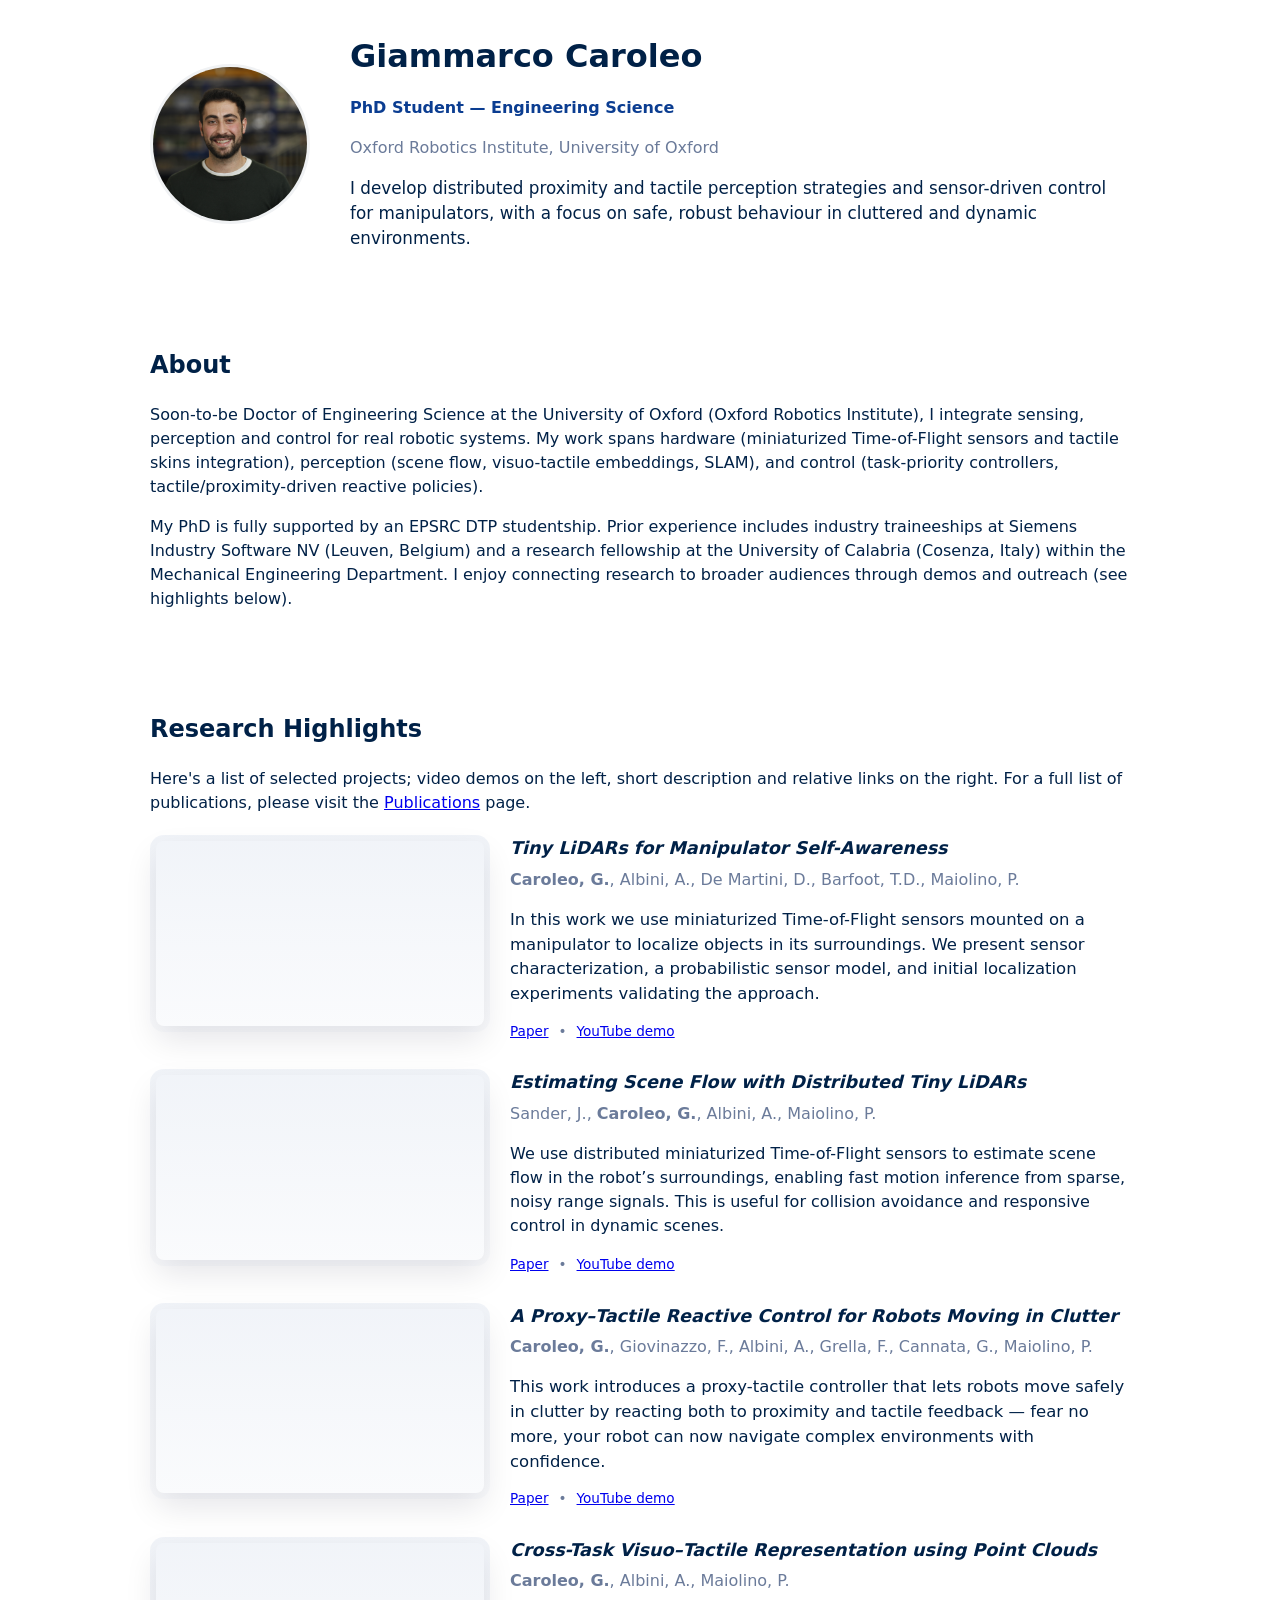
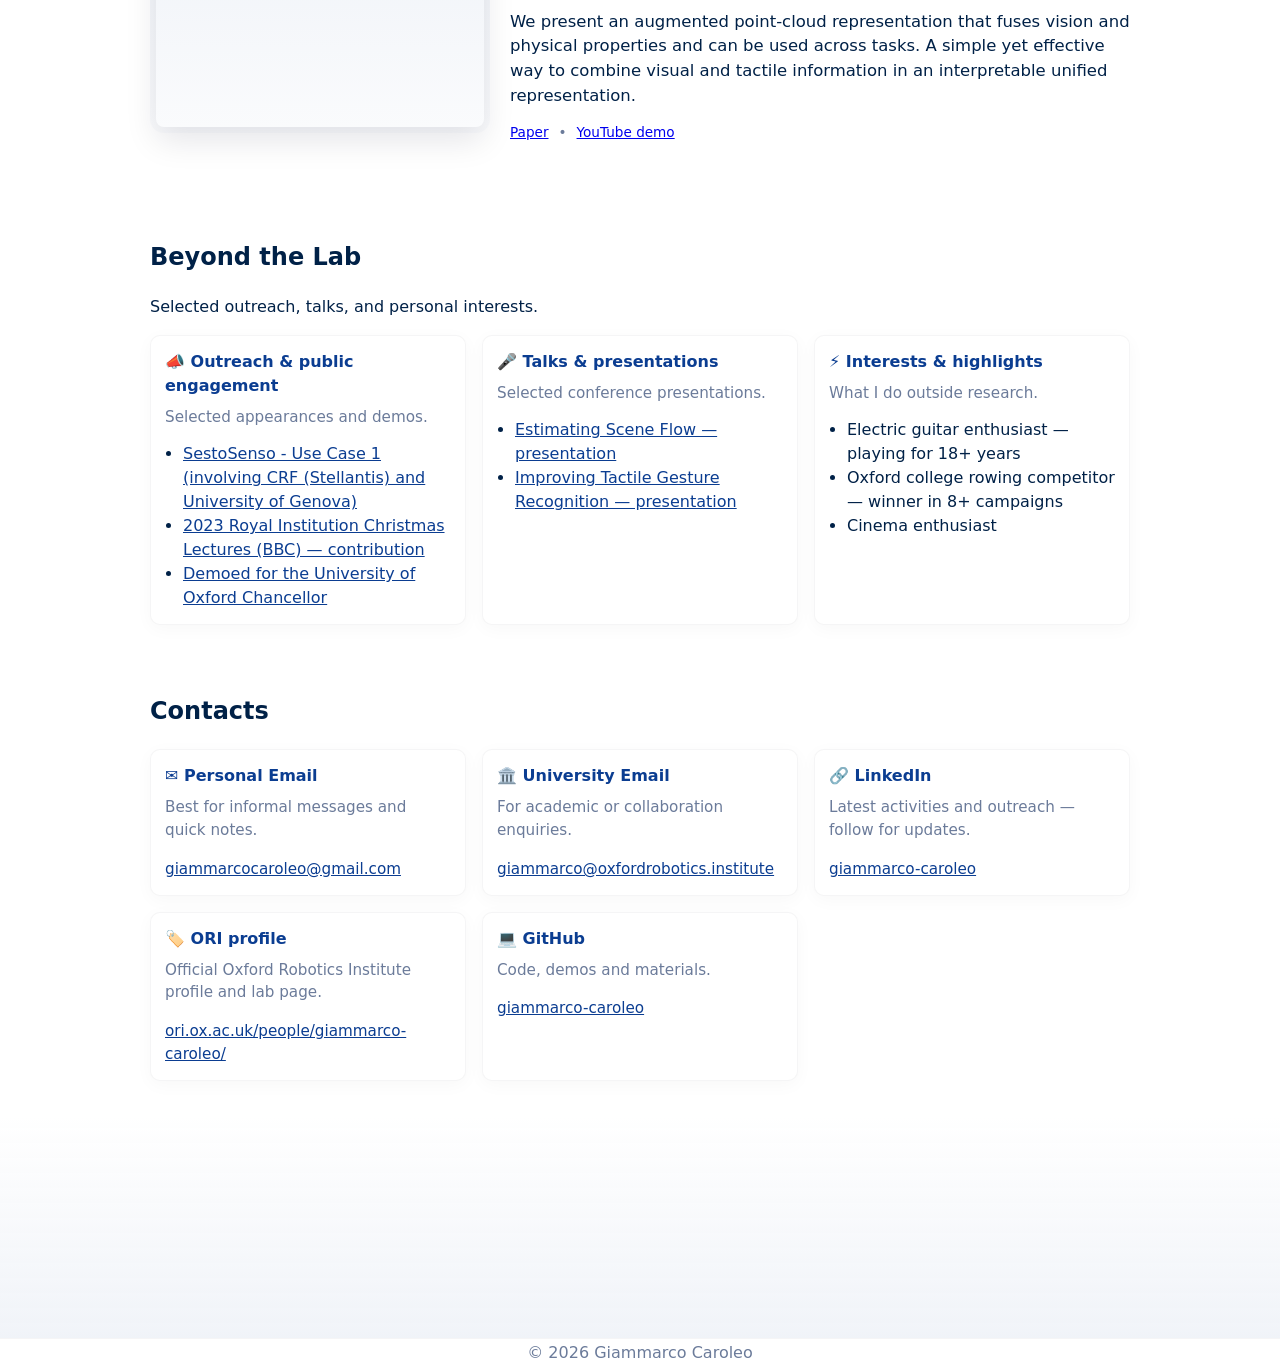
<file: index.html>
<!doctype html>
<html lang="en">
<head>
  <meta name="google-site-verification" content="nrPx5dEHKB2samp8mzR_zHHEN_LmnEPIbsZei3MOo00" />
 <meta name="description" content="Giammarco Caroleo — DPhil student at Oxford Robotics Institute. Research: distributed Time-of-Flight sensors, tactile skins, visuo-tactile perception.">
  <!-- Open Graph (nice for social previews) -->
  <meta property="og:title" content="Giammarco Caroleo — Robotics, tactile & proximity sensing">
  <meta property="og:description" content="DPhil student at Oxford Robotics Institute. Research: distributed ToF sensors, tactile skins, visuo-tactile perception.">
  <meta property="og:type" content="website">
  <meta property="og:url" content="https://giammarco-caroleo.github.io/">
  <meta property="og:image" content="https://giammarco-caroleo.github.io/assets/profile.jpg">

  <!-- JSON-LD (structured data for person) -->
  <script type="application/ld+json">
  {
    "@context": "https://schema.org",
    "@type": "Person",
    "name": "Giammarco Caroleo",
    "url": "https://giammarco-caroleo.github.io/",
    "sameAs": [
      "https://www.linkedin.com/in/giammarco-caroleo-a4304818b/",
      "https://github.com/giammarco-caroleo",
      "https://ori.ox.ac.uk/people/giammarco-caroleo"
    ],
    "jobTitle": "DPhil Student — Engineering Science, University of Oxford",
    "worksFor": {
      "@type": "Organization",
      "name": "Oxford Robotics Institute",
      "url": "https://ori.ox.ac.uk"
    }
  }
  </script>
  <meta charset="utf-8" />
  <meta name="viewport" content="width=device-width,initial-scale=1" />
  <title>Giammarco Caroleo — portfolio</title>
  <link rel="stylesheet" href="styles.css" />
  <style>
    /* ===== spacing tweaks ===== */
    /* reduce global vertical whitespace a bit for better density */
    .panel { padding: 32px 1rem; }         /* was 48px -> now 32px */
    .panel.compact { padding: 16px 1rem; } /* compact cards and highlights */

    /* hero tweaks you've been using already */
    .hero-grid { grid-template-columns: 180px 1fr; }
    .profile-pic { width:160px; height:160px; }

    /* demo layout (keeps previous behaviour) */
    .demo { margin: 20px 0; display:grid; grid-template-columns: 340px 1fr; gap:20px; align-items:start; }
    .demo iframe { width:100%; aspect-ratio:16/9; border-radius:8px; display:block; }

    /* ===== Beyond the Lab: card grid ===== */
    .cards { display:grid; grid-template-columns: repeat(auto-fit,minmax(240px,1fr)); gap:16px; margin-top:12px; }
    .card {
      background: #fff;
      border: 1px solid rgba(3,19,43,0.04);
      border-radius: 10px;
      padding: 14px;
      box-shadow: 0 4px 18px rgba(2,12,40,0.03);
      min-height: 120px;
      display:flex;
      flex-direction:column;
      gap:8px;
    }
    .card h4 { margin:0; font-size:1rem; color:var(--blue-1); display:flex; align-items:center; gap:8px; }
    .card p { margin:0; color:var(--muted); font-size:0.95rem; }
    .card ul { margin:6px 0 0 18px; padding:0; color:var(--oxford); }
    .card a { color:var(--blue-1); text-decoration:underline; }
    .small-meta { font-size:0.85rem; color:var(--muted); }

    /* small responsive tweak */
    @media (max-width:900px){ .demo{grid-template-columns:1fr; } .hero-grid{grid-template-columns: 1fr;} .profile-pic{width:140px;height:140px} .cards{grid-template-columns:1fr} }
  </style>
</head>
<body>
  <main>

    <!-- HERO -->
    <section id="hero" class="panel hero">
      <div class="container hero-grid">
        <div class="hero-left">
          <img src="assets/profile.jpg" alt="Giammarco Caroleo" class="profile-pic" />
        </div>

        <div class="hero-right">
          <h1 class="hero-name">Giammarco Caroleo</h1>
          <p class="hero-title">PhD Student — Engineering Science</p>
          <p class="hero-group">Oxford Robotics Institute, University of Oxford</p>

          <p class="lead">
            I develop distributed proximity and tactile perception strategies and sensor-driven control for manipulators, with a focus on safe, robust behaviour in cluttered and dynamic environments.
          </p>

          <!-- optional buttons removed for compactness -->
        </div>
      </div>
    </section>

    <!-- ABOUT (expanded and paraphrased from your cover letter & CV) -->
    <section id="about" class="panel reveal">
      <div class="container">
        <h2>About</h2>

        <p>
          Soon-to-be Doctor of Engineering Science at the University of Oxford (Oxford Robotics Institute), I integrate sensing, perception and control for real robotic systems. My work spans hardware (miniaturized Time-of-Flight sensors and tactile skins integration), perception (scene flow, visuo-tactile embeddings, SLAM), and control (task-priority controllers, tactile/proximity-driven reactive policies).
        </p>

        <p style="margin-top:10px;">
          My PhD is fully supported by an EPSRC DTP studentship. Prior experience includes industry traineeships at Siemens Industry Software NV (Leuven, Belgium) and a research fellowship at the University of Calabria (Cosenza, Italy) within the Mechanical Engineering Department. I enjoy connecting research to broader audiences through demos and outreach (see highlights below).
        </p>
      </div>
    </section>

    <!-- RESEARCH HIGHLIGHTS (your four demos already present) -->
    <section id="research" class="panel reveal">
      <div class="container">
        <h2>Research Highlights</h2>
        <p>Here's a list of selected projects; video demos on the left, short description and relative links on the right. For a full list of publications, please visit the <a href="publications.html">Publications</a> page.</p>

        <!-- Tiny LiDARs -->
        <div class="demo" id="tiny-lidars">
          <div class="feature-video">
            <iframe src="https://www.youtube-nocookie.com/embed/9Dkpwom_K7k?start=129&autoplay=1&mute=1&loop=1&playlist=9Dkpwom_K7k&playsinline=1"
                    title="Tiny LiDARs demo" frameborder="0"
                    allow="accelerometer; autoplay; clipboard-write; encrypted-media; gyroscope; picture-in-picture; web-share" allowfullscreen></iframe>
          </div>
          <div class="feature-info">
            <h3 class="paper-title"><em>Tiny LiDARs for Manipulator Self-Awareness</em></h3>
            <p class="paper-authors"><strong>Caroleo, G.</strong>, Albini, A., De Martini, D., Barfoot, T.D., Maiolino, P.</p>
            <p class="paper-abstract">In this work we use miniaturized Time-of-Flight sensors mounted on a manipulator to localize objects in its surroundings. We present sensor characterization, a probabilistic sensor model, and initial localization experiments validating the approach.</p>
            <p class="paper-links small-meta">
              <a href="https://arxiv.org/abs/2503.03449" target="_blank" rel="noopener">Paper</a> •
              <a href="https://www.youtube.com/watch?v=9Dkpwom_K7k" target="_blank" rel="noopener">YouTube demo</a>
            </p>
          </div>
        </div>

        <!-- Scene Flow -->
        <div class="demo" id="scene-flow">
          <div class="feature-video">
            <iframe src="https://www.youtube-nocookie.com/embed/gdum9Ku_0Kc?start=34&autoplay=1&mute=1&loop=1&playlist=gdum9Ku_0Kc&playsinline=1"
                    title="Scene flow demo" frameborder="0"
                    allow="accelerometer; autoplay; clipboard-write; encrypted-media; gyroscope; picture-in-picture; web-share" allowfullscreen></iframe>
          </div>
          <div class="feature-info">
            <h3 class="paper-title"><em>Estimating Scene Flow with Distributed Tiny LiDARs</em></h3>
            <p class="paper-authors">Sander, J., <strong>Caroleo, G.</strong>, Albini, A., Maiolino, P.</p>
            <p class="paper-abstract"></p>We use distributed miniaturized Time-of-Flight sensors to estimate scene flow in the robot’s surroundings, enabling fast motion inference from sparse, noisy range signals. This is useful for collision avoidance and responsive control in dynamic scenes.</p>
            <p class="paper-links small-meta">
              <a href="https://arxiv.org/abs/2504.02439" target="_blank" rel="noopener">Paper</a> •
              <a href="https://www.youtube.com/watch?v=gdum9Ku_0Kc" target="_blank" rel="noopener">YouTube demo</a>
            </p>
          </div>
        </div>

        <!-- Proxy-Tactile -->
        <div class="demo" id="proxy-tactile">
          <div class="feature-video">
            <iframe src="https://www.youtube-nocookie.com/embed/tDSgtnjQeWE?start=15&autoplay=1&mute=1&loop=1&playlist=tDSgtnjQeWE&playsinline=1"
                    title="Proxy-tactile demo" frameborder="0"
                    allow="accelerometer; autoplay; clipboard-write; encrypted-media; gyroscope; picture-in-picture; web-share" allowfullscreen></iframe>
          </div>
          <div class="feature-info">
            <h3 class="paper-title"><em>A Proxy–Tactile Reactive Control for Robots Moving in Clutter</em></h3>
            <p class="paper-authors"><strong>Caroleo, G.</strong>, Giovinazzo, F., Albini, A., Grella, F., Cannata, G., Maiolino, P.</p>
            <p class="paper-abstract"> This work introduces a proxy-tactile controller that lets robots move safely in clutter by reacting both to proximity and tactile feedback — fear no more, your robot can now navigate complex environments with confidence.</p>
            <p class="paper-links small-meta">
              <a href="https://ieeexplore.ieee.org/iel8/10801246/10801290/10802341.pdf" target="_blank" rel="noopener">Paper</a> •
              <a href="https://www.youtube.com/watch?v=tDSgtnjQeWE" target="_blank" rel="noopener">YouTube demo</a>
            </p>
          </div>
        </div>

        <!-- Cross-Task Visuo-Tactile -->
        <div class="demo" id="cross-task">
          <div class="feature-video">
            <iframe src="https://www.youtube-nocookie.com/embed/x4upy0vsRCY?start=130&autoplay=1&mute=1&loop=1&playlist=x4upy0vsRCY&playsinline=1"
                    title="Cross-task visuo-tactile demo" frameborder="0"
                    allow="accelerometer; autoplay; clipboard-write; encrypted-media; gyroscope; picture-in-picture; web-share" allowfullscreen></iframe>
          </div>
          <div class="feature-info">
            <h3 class="paper-title"><em>Cross-Task Visuo–Tactile Representation using Point Clouds</em></h3>
            <p class="paper-authors"><strong>Caroleo, G.</strong>, Albini, A., Maiolino, P.</p>
            <p class="paper-abstract">We present an augmented point-cloud representation that fuses vision and physical properties and can be used across tasks. A simple yet effective way to combine visual and tactile information in an interpretable unified representation.</p>
            <p class="paper-links small-meta">
              <a href="https://link.springer.com/article/10.1007/s11370-025-00628-8" target="_blank" rel="noopener">Paper</a> •
              <a href="https://www.youtube.com/watch?v=x4upy0vsRCY" target="_blank" rel="noopener">YouTube demo</a>
            </p>
          </div>
        </div>

      </div>
    </section>

    <!-- BEYOND THE LAB (compact card grid to reduce white space and add personality) -->
    <section id="beyond" class="panel compact reveal">
      <div class="container">
        <h2>Beyond the Lab</h2>
        <p>Selected outreach, talks, and personal interests.</p>

        <div class="cards">

          <!-- Outreach / Public engagement -->
          <div class="card">
            <h4>📣 Outreach & public engagement</h4>
            <p class="small-meta">Selected appearances and demos.</p>
            <ul>
              <li><a href="https://www.youtube.com/watch?v=6pW0bNc8LHM&t=5s" target="_blank" rel="noopener">SestoSenso - Use Case 1 (involving CRF (Stellantis) and University of Genova)</a></li>
              <li><a href="https://www.youtube.com/watch?v=B3IeRplsYXw&t=3084s" target="_blank" rel="noopener">2023 Royal Institution Christmas Lectures (BBC) — contribution</a></li>
              <li><a href="https://eng.ox.ac.uk/news/oxford-s-chancellor-visits-oxford-robotics-institute-to-explore-cutting-edge-research" target="_blank" rel="noopener">Demoed for the University of Oxford Chancellor</a></li>
            </ul>
          </div>

          <!-- Talks / Presentations -->
          <div class="card">
            <h4>🎤 Talks & presentations</h4>
            <p class="small-meta">Selected conference presentations.</p>
            <ul>
              <li><a href="https://www.youtube.com/watch?v=1beHNYFuopU&t=2794s" target="_blank" rel="noopener">Estimating Scene Flow — presentation</a></li>
              <li><a href="https://www.youtube.com/watch?v=lPLfmFjgOro&t=1500s" target="_blank" rel="noopener">Improving Tactile Gesture Recognition — presentation</a></li>
            </ul>
          </div>

          <!-- Interests / Other highlights -->
          <div class="card">
            <h4>⚡ Interests & highlights</h4>
            <p class="small-meta">What I do outside research.</p>
            <ul>
              <li>Electric guitar enthusiast — playing for 18+ years</li>
              <li>Oxford college rowing competitor — winner in 8+ campaigns</li>
              <li>Cinema enthusiast</li>
            </ul>
          </div>

        </div>
      </div>
    </section>

    <!-- CONTACT (reshuffled into cards with short intros) -->
    <section id="contact" class="panel reveal">
      <div class="container">
        <h2>Contacts</h2>

        <div class="cards" style="margin-top:12px;">
          <div class="card">
            <h4>✉️ Personal Email</h4>
            <p class="small-meta">Best for informal messages and quick notes.</p>
            <p style="margin-top:8px"><a href="mailto:giammarcocaroleo@gmail.com">giammarcocaroleo@gmail.com</a></p>
          </div>

          <div class="card">
            <h4>🏛️ University Email</h4>
            <p class="small-meta">For academic or collaboration enquiries.</p>
            <p style="margin-top:8px"><a href="mailto:giammarco@oxfordrobotics.institute">giammarco@oxfordrobotics.institute</a></p>
          </div>

          <div class="card">
            <h4>🔗 LinkedIn</h4>
            <p class="small-meta">Latest activities and outreach — follow for updates.</p>
            <p style="margin-top:8px"><a href="https://www.linkedin.com/in/giammarco-caroleo-a4304818b/?locale=en_US" target="_blank" rel="noopener">giammarco-caroleo</a></p>
          </div>

          <div class="card">
            <h4>🏷️ ORI profile</h4>
            <p class="small-meta">Official Oxford Robotics Institute profile and lab page.</p>
            <p style="margin-top:8px"><a href="https://ori.ox.ac.uk/people/giammarco-caroleo" target="_blank" rel="noopener">ori.ox.ac.uk/people/giammarco-caroleo/</a></p>
          </div>

          <div class="card">
            <h4>💻 GitHub</h4>
            <p class="small-meta">Code, demos and materials.</p>
            <p style="margin-top:8px"><a href="https://github.com/giammarco-caroleo" target="_blank" rel="noopener">giammarco-caroleo</a></p>
          </div>
        </div>
      </div>
    </section>

  </main>

  <section class="bottom-spacer"></section>

  <footer class="site-footer">
    <div class="container">© <span id="year"></span> Giammarco Caroleo</div>
  </footer>

  <script src="script.js"></script>
</body>
</html>
</file>
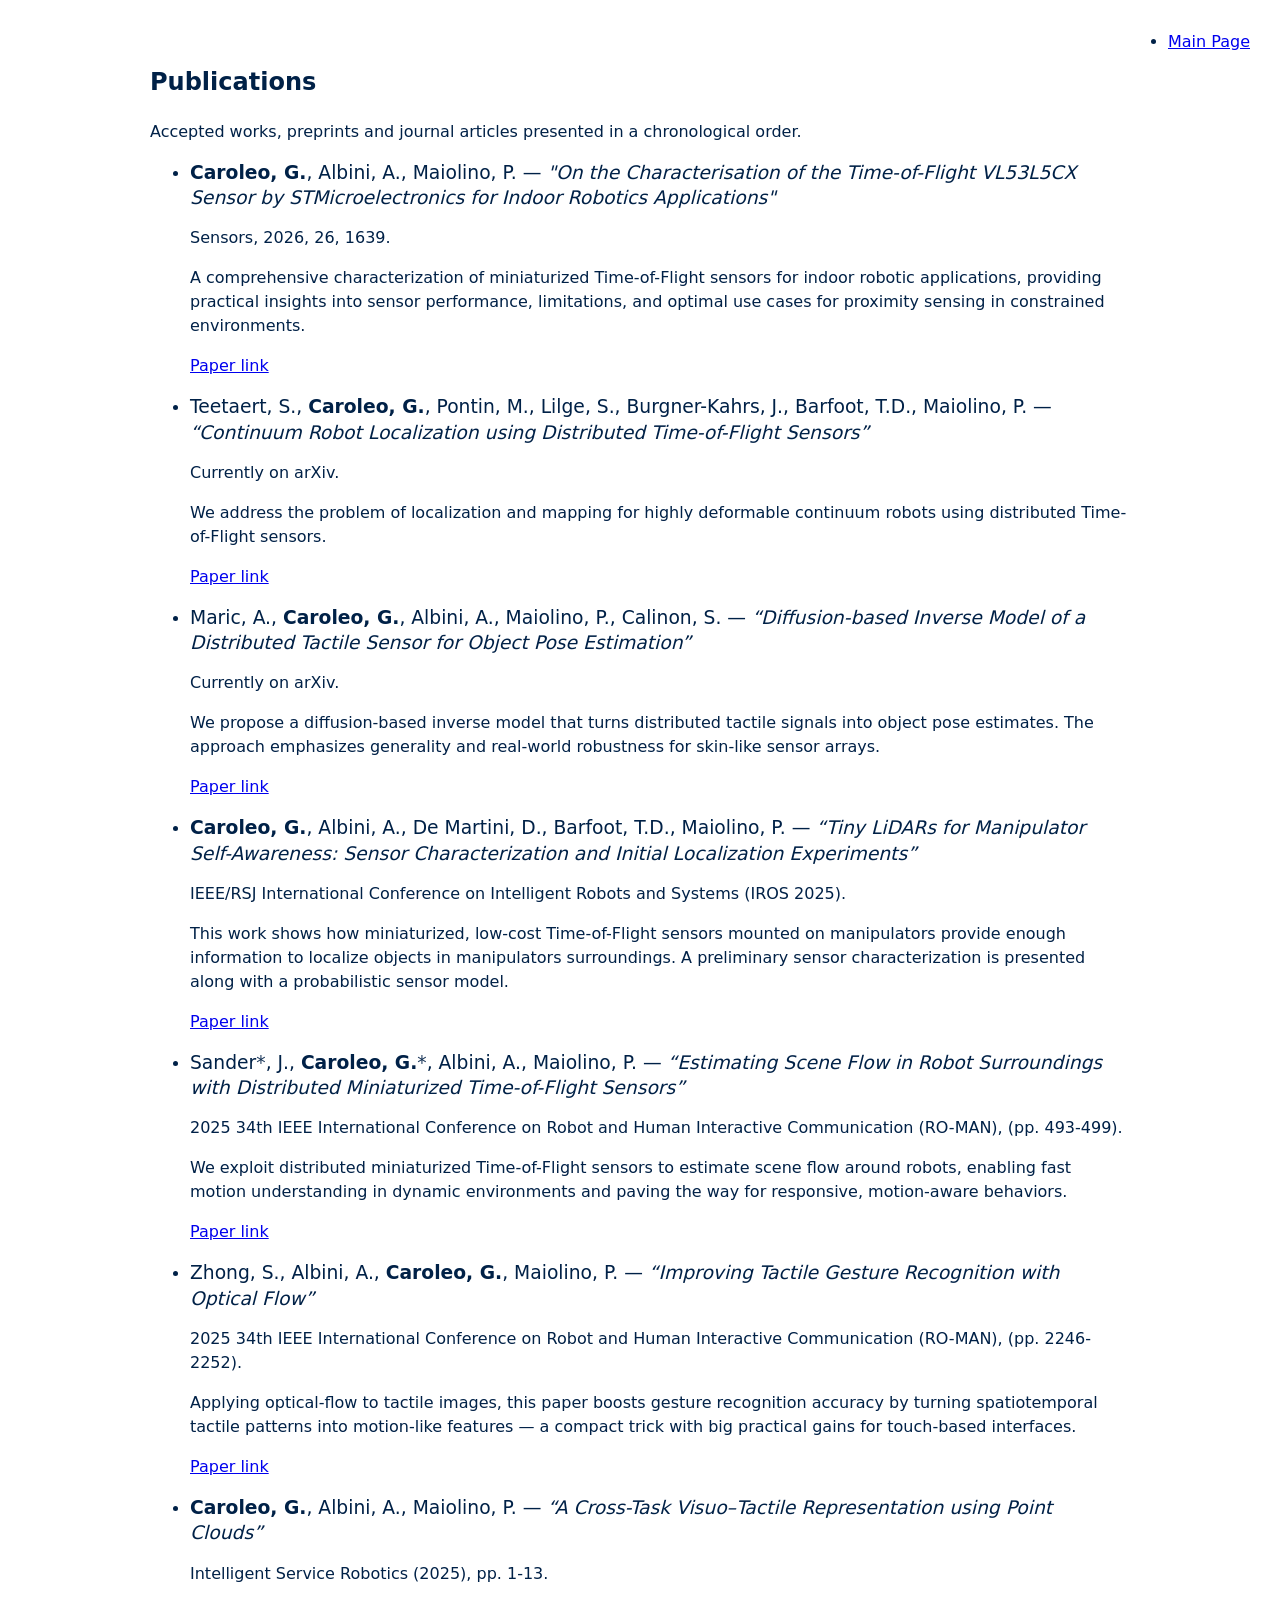
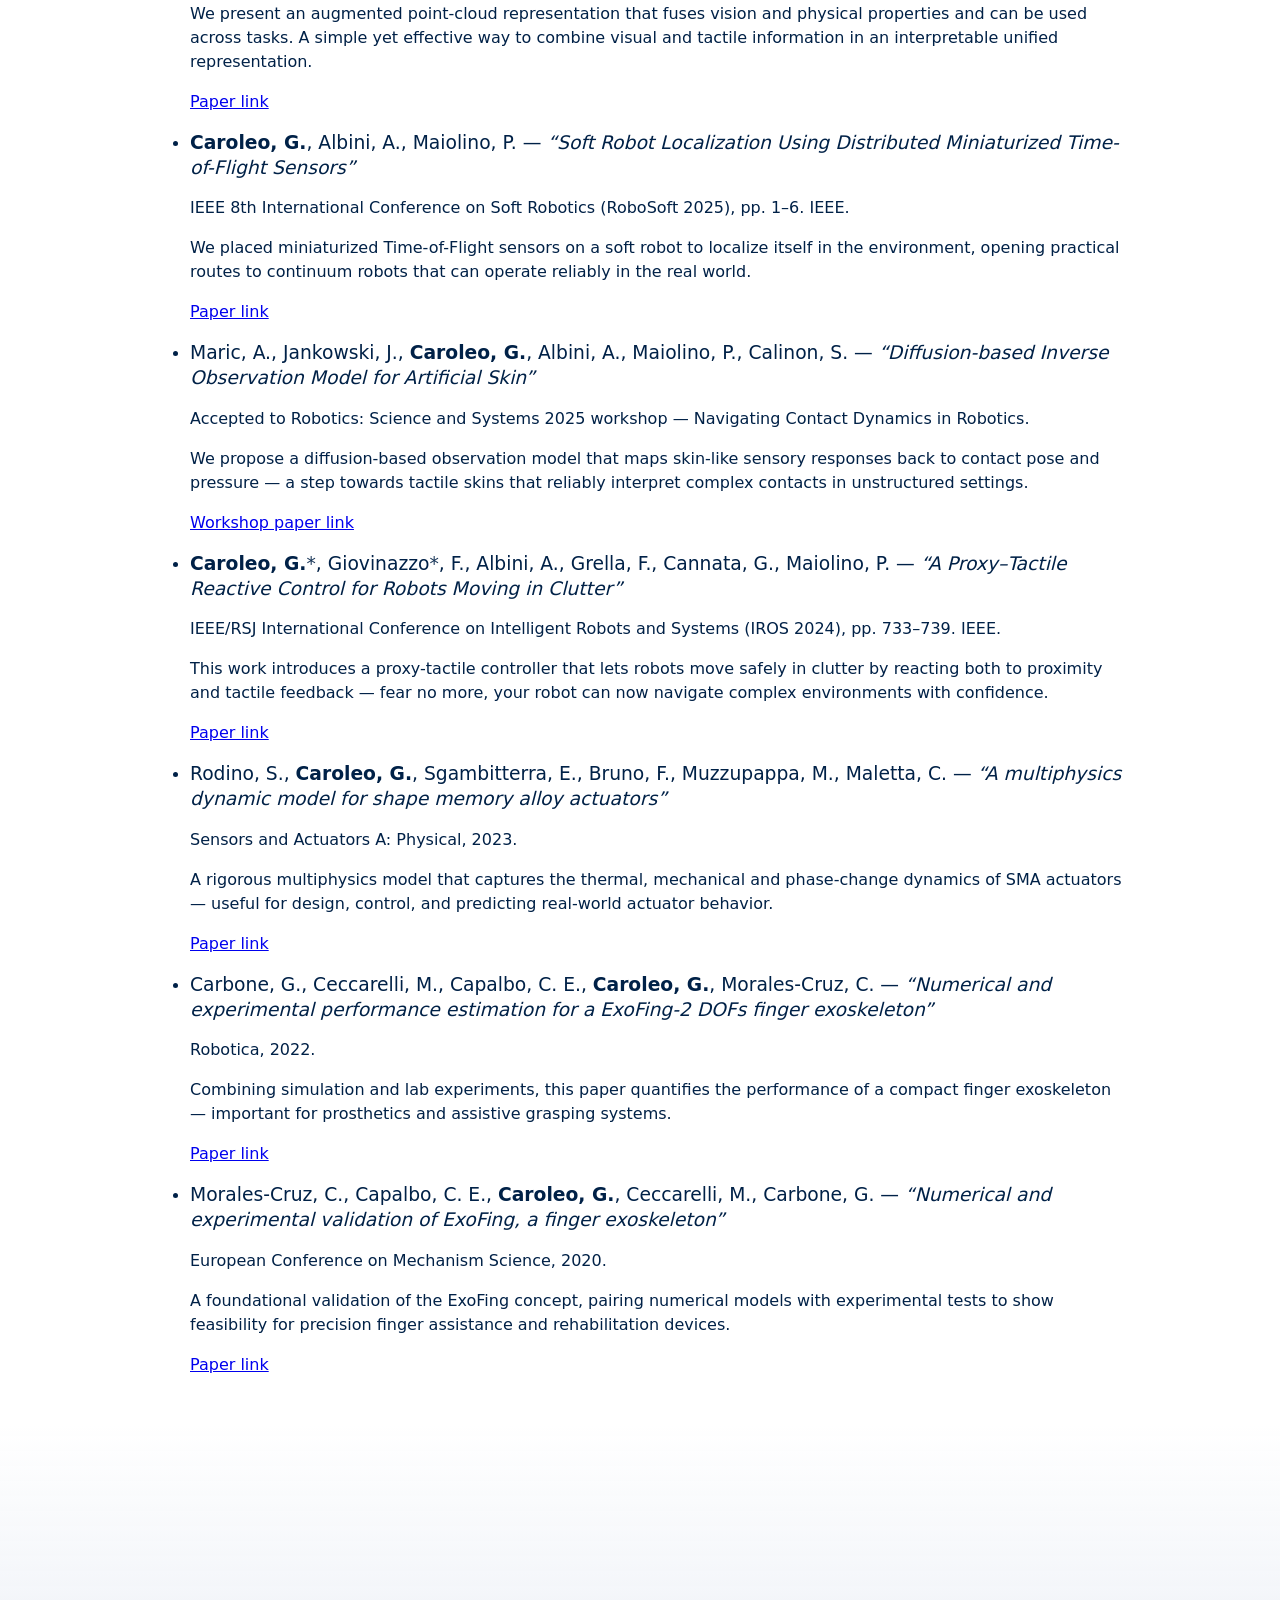
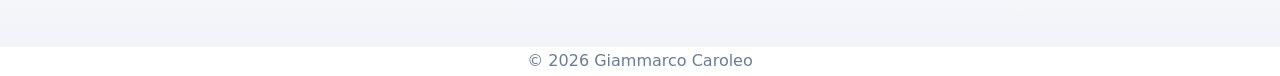
<file: publications.html>
<!doctype html>
<html lang="en">
<head>
  <meta charset="utf-8" />
  <meta name="viewport" content="width=device-width,initial-scale=1" />
  <title>Publications — Giammarco Caroleo</title>
  <link rel="stylesheet" href="styles.css" />
</head>
<body>
  <header class="site-header">
    <nav class="nav">
      <!-- <div class="brand">Giammarco Caroleo</div> -->
      <ul class="nav-links">
        <li style="position:fixed; top:30px; right:30px; z-index:1000;"><a href="index.html#title">Main Page</a></li>
        <!-- <li><a href="index.html#research">Research</a></li>
        <li><a href="projects.html">Projects</a></li>
        <li><a href="publications.html">Publications</a></li>
        <li><a href="index.html#contact">Contact</a></li> -->
      </ul>
    </nav>
  </header>

  <main>
    <section class="panel">
      <div class="container">
        <h2>Publications</h2>
        <p>Accepted works, preprints and journal articles presented in a chronological order.</p>

        <!-- bullet list -->
        <ul class="pub-list">
          <!-- 0: Sensor Characterization (Sensors 2026) -->
          <li class="pub card">
            <h3><strong>Caroleo, G.</strong>, Albini, A., Maiolino, P. — <em>"On the Characterisation of the Time-of-Flight VL53L5CX Sensor by STMicroelectronics for Indoor Robotics Applications"</em></h3>
            <p class="pub-meta">Sensors, 2026, 26, 1639.</p>

            <p class="pub-blurb">A comprehensive characterization of miniaturized Time-of-Flight sensors for indoor robotic applications, providing practical insights into sensor performance, limitations, and optimal use cases for proximity sensing in constrained environments.</p>
            <p><a href="https://doi.org/10.3390/s26051639" target="_blank" rel="noopener">Paper link</a></p>
          </li>
          
          <!-- 6: Teetaert et al. (under review) -->
          <li class="pub card">
            <h3>Teetaert, S., <strong>Caroleo, G.</strong>, Pontin, M., Lilge, S., Burgner-Kahrs, J., Barfoot, T.D., Maiolino, P. — <em>“Continuum Robot Localization using Distributed Time-of-Flight Sensors”</em></h3>
            <p class="pub-meta">Currently on arXiv.</p>

            <p class="pub-blurb">We address the problem of localization and mapping for highly deformable continuum robots using distributed Time-of-Flight sensors.</p>
            <p><a href="https://arxiv.org/abs/2602.07209" target="_blank" rel="noopener">Paper link</a></p>
          </li>

          <!-- 6: Maric et al. (under review) -->
          <li class="pub card">
            <h3>Maric, A., <strong>Caroleo, G.</strong>, Albini, A., Maiolino, P., Calinon, S. — <em>“Diffusion-based Inverse Model of a Distributed Tactile Sensor for Object Pose Estimation”</em></h3>
            <p class="pub-meta">Currently on arXiv.</p>

            <p class="pub-blurb">We propose a diffusion-based inverse model that turns distributed tactile signals into object pose estimates. The approach emphasizes generality and real-world robustness for skin-like sensor arrays.</p>
            <p><a href="https://arxiv.org/pdf/2601.13250" target="_blank" rel="noopener">Paper link</a></p>
          </li>

          <!-- 1: Tiny LiDARs (IROS 2025) -->
          <li class="pub card">
            <h3><strong>Caroleo, G.</strong>, Albini, A., De Martini, D., Barfoot, T.D., Maiolino, P. — <em>“Tiny LiDARs for Manipulator Self-Awareness: Sensor Characterization and Initial Localization Experiments”</em></h3>
            <p class="pub-meta">IEEE/RSJ International Conference on Intelligent Robots and Systems (IROS 2025).</p>

            <p class="pub-blurb">This work shows how miniaturized, low-cost Time-of-Flight sensors mounted on manipulators provide enough information to localize objects in manipulators surroundings. A preliminary sensor characterization is presented along with a probabilistic sensor model.</p>
            <p><a href="https://arxiv.org/pdf/2503.03449" target="_blank" rel="noopener">Paper link</a></p>
          </li>

          <!-- 2: Scene Flow (RO-MAN 2025) -->
          <li class="pub card">
            <h3>Sander<span style="opacity:0.9">*</span>, J., <strong>Caroleo, G.</strong><span style="opacity:0.9">*</span>, Albini, A., Maiolino, P. — <em>“Estimating Scene Flow in Robot Surroundings with Distributed Miniaturized Time-of-Flight Sensors”</em></h3>
            <p class="pub-meta">2025 34th IEEE International Conference on Robot and Human Interactive Communication (RO-MAN), (pp. 493-499).</p>

            <p class="pub-blurb">We exploit distributed miniaturized Time-of-Flight sensors to estimate scene flow around robots, enabling fast motion understanding in dynamic environments and paving the way for responsive, motion-aware behaviors.</p>
            <p><a href="https://arxiv.org/pdf/2504.02439" target="_blank" rel="noopener">Paper link</a></p>
          </li>

          <!-- 9: Zhong et al. (RO-MAN 2025) -->
          <li class="pub card">
            <h3>Zhong, S., Albini, A., <strong>Caroleo, G.</strong>, Maiolino, P. — <em>“Improving Tactile Gesture Recognition with Optical Flow”</em></h3>
            <p class="pub-meta">2025 34th IEEE International Conference on Robot and Human Interactive Communication (RO-MAN), (pp. 2246-2252).</p>

            <p class="pub-blurb">Applying optical-flow to tactile images, this paper boosts gesture recognition accuracy by turning spatiotemporal tactile patterns into motion-like features — a compact trick with big practical gains for touch-based interfaces.</p>
            <p><a href="https://ieeexplore.ieee.org/iel8/11217544/11217526/11217777.pdf" target="_blank" rel="noopener">Paper link</a></p>
          </li>

          <!-- 4: Visuo–Tactile Representation (Intelligent Service Robotics 2025) -->
          <li class="pub card">
            <h3><strong>Caroleo, G.</strong>, Albini, A., Maiolino, P. — <em>“A Cross-Task Visuo–Tactile Representation using Point Clouds”</em></h3>
            <p class="pub-meta">Intelligent Service Robotics (2025), pp. 1-13. </p>

            <p class="pub-blurb">We present an augmented point-cloud representation that fuses vision and physical properties and can be used across tasks. A simple yet effective way to combine visual and tactile information in an interpretable unified representation.</p>
            <p><a href="https://link.springer.com/article/10.1007/s11370-025-00628-8" target="_blank" rel="noopener">Paper link</a></p>
          </li>

          <!-- 5: Soft Robot Localization (RoboSoft 2025) -->
          <li class="pub card">
            <h3><strong>Caroleo, G.</strong>, Albini, A., Maiolino, P. — <em>“Soft Robot Localization Using Distributed Miniaturized Time-of-Flight Sensors”</em></h3>
            <p class="pub-meta">IEEE 8th International Conference on Soft Robotics (RoboSoft 2025), pp. 1–6. IEEE.</p>

            <p class="pub-blurb">We placed miniaturized Time-of-Flight sensors on a soft robot to localize itself in the environment, opening practical routes to continuum robots that can operate reliably in the real world.</p>
            <p><a href="https://ieeexplore.ieee.org/iel8/11020754/11020808/11020858.pdf" target="_blank" rel="noopener">Paper link </a></p>
          </li>

          <!-- 7: Maric et al. (RSS workshop 2025) -->
          <li class="pub card">
            <h3>Maric, A., Jankowski, J., <strong>Caroleo, G.</strong>, Albini, A., Maiolino, P., Calinon, S. — <em>“Diffusion-based Inverse Observation Model for Artificial Skin”</em></h3>
            <p class="pub-meta">Accepted to Robotics: Science and Systems 2025 workshop — Navigating Contact Dynamics in Robotics.</p>

            <p class="pub-blurb">We propose a diffusion-based observation model that maps skin-like sensory responses back to contact pose and pressure — a step towards tactile skins that reliably interpret complex contacts in unstructured settings.</p>
            <p><a href="https://arxiv.org/pdf/2506.13986" target="_blank" rel="noopener">Workshop paper link</a></p>
          </li>

          <!-- 3: Proxy-Tactile Reactive Control (IROS 2024) -->
          <li class="pub card">
            <h3><strong>Caroleo, G.</strong><span style="opacity:0.9">*</span>, Giovinazzo<span style="opacity:0.9">*</span>, F., Albini, A., Grella, F., Cannata, G., Maiolino, P. — <em>“A Proxy–Tactile Reactive Control for Robots Moving in Clutter”</em></h3>
            <p class="pub-meta">IEEE/RSJ International Conference on Intelligent Robots and Systems (IROS 2024), pp. 733–739. IEEE.</p>

            <p class="pub-blurb">This work introduces a proxy-tactile controller that lets robots move safely in clutter by reacting both to proximity and tactile feedback — fear no more, your robot can now navigate complex environments with confidence.</p>
            <p><a href="https://ieeexplore.ieee.org/iel8/10801246/10801290/10802341.pdf" target="_blank" rel="noopener">Paper link</a></p>
          </li>

          <li class="pub card">
            <h3>Rodino, S., <strong>Caroleo, G.</strong>, Sgambitterra, E., Bruno, F., Muzzupappa, M., Maletta, C. — <em>“A multiphysics dynamic model for shape memory alloy actuators”</em></h3>
            <p class="pub-meta">Sensors and Actuators A: Physical, 2023.</p>

            <p class="pub-blurb">A rigorous multiphysics model that captures the thermal, mechanical and phase-change dynamics of SMA actuators — useful for design, control, and predicting real-world actuator behavior.</p>
            <p><a href="https://www.sciencedirect.com/science/article/pii/S092442472300451X" target="_blank" rel="noopener">Paper link</a></p>
          </li>
        
          <li class="pub card">
            <h3>Carbone, G., Ceccarelli, M., Capalbo, C. E., <strong>Caroleo, G.</strong>, Morales-Cruz, C. — <em>“Numerical and experimental performance estimation for a ExoFing-2 DOFs finger exoskeleton”</em></h3>
            <p class="pub-meta">Robotica, 2022.</p>

            <p class="pub-blurb">Combining simulation and lab experiments, this paper quantifies the performance of a compact finger exoskeleton — important for prosthetics and assistive grasping systems.</p>
            <p><a href="https://search.proquest.com/openview/ec1415e0dcea235420558e2cbd258484/1?pq-origsite=gscholar&cbl=37292" target="_blank" rel="noopener">Paper link</a></p>
          </li>

          <li class="pub card">
            <h3>Morales-Cruz, C., Capalbo, C. E., <strong>Caroleo, G.</strong>, Ceccarelli, M., Carbone, G. — <em>“Numerical and experimental validation of ExoFing, a finger exoskeleton”</em></h3>
            <p class="pub-meta">European Conference on Mechanism Science, 2020.</p>

            <p class="pub-blurb">A foundational validation of the ExoFing concept, pairing numerical models with experimental tests to show feasibility for precision finger assistance and rehabilitation devices.</p>
            <p><a href="https://www.researchgate.net/profile/Marco-Ceccarelli/publication/343783866_Numerical_and_Experimental_Validation_of_ExoFing_a_Finger_Exoskeleton/links/5f817d36299bf1b53e1b9d37/Numerical-and-Experimental-Validation-of-ExoFing-a-Finger-Exoskeleton.pdf" target="_blank" rel="noopener">Paper link</a></p>
          </li>

        </ul> <!-- .pub-list -->
      </div>
    </section>
  </main>

  <section class="bottom-spacer"></section>

  <footer class="site-footer">
    <div class="container">© <span id="year"></span> Giammarco Caroleo</div>
  </footer>

  <script src="script.js"></script>
</body>
</html>
</file>
<file: styles.css>
:root{
  --oxford:#002147;
  --blue-1:#0b3d91;
  --accent:#3b82f6;
  --muted:#6b7b9a;
  --bg:#f6f9ff;
  --font-sans: system-ui, -apple-system, "Segoe UI", Roboto, Arial;

  --transition-height: 25vh;
}

/* ===== FORCE: make pub headings normal and only bold Caroleo, G. ===== */

/* Ensure h3 in publication entries is normal weight (override defaults/other rules) */
.pub h3,
ul.pub-list > li.pub h3 {
  font-weight: 400 !important;
  font-style: normal !important;
  margin: 0 0 6px 0;
  line-height: 1.35;
}

/* Make sure <em> remains styled as you prefer (title emphasis) */
.pub h3 em {
  font-style: italic;
  font-weight: 500 !important; /* a touch stronger than normal but not full-bold */
}

/* Force only <strong> inside pub h3 to be bold */
.pub h3 strong {
  font-weight: 700 !important;
  font-style: normal !important;
}

/* base */
*{box-sizing:border-box}
html,body{margin:0;padding:0}
body{
  font-family:var(--font-sans);
  color:var(--oxford);
  background:#ffffff;
  line-height:1.5;
}

.panel{padding:48px 1rem}
.container{max-width:980px;margin:0 auto}

/* hero */
.hero-grid{
  display:grid;
  grid-template-columns:auto 1fr;
  gap:20px;
  align-items:center;
}
.profile-pic{
  width:110px;
  height:110px;
  border-radius:50%;
  object-fit:cover;
  border:3px solid rgba(0,33,71,0.06);
}
.hero-name{margin:0;font-size:2rem}
.hero-title{font-weight:600;color:var(--blue-1)}
.hero-group{color:var(--muted)}
.lead{margin-top:10px;margin-bottom:12px}
.cta{display:inline-block;margin:6px 6px 0 0;padding:0.45rem 0.85rem;background:var(--accent);color:#fff;border-radius:8px;text-decoration:none}
.cta.ghost{background:transparent;border:1px solid rgba(3,19,43,0.08);color:var(--oxford)}

/* FEATURE: two-column layout for featured demo */
.feature-grid{
  display:grid;
  grid-template-columns: 250px 1fr; /* video column fixed-ish, right column flexible */
  gap:28px;
  align-items:start;
  margin-top:12px;
}

/* video area */
.feature-video{position:relative}
.feature-video iframe{
  width:100%;
  aspect-ratio:16/9;
  border-radius:8px;
  display:block;
}
.feature-video {
  padding: 6px;
  background: linear-gradient(
    180deg,
    rgba(11,61,145,0.06),
    rgba(11,61,145,0.02)
  );
  border-radius: 14px;
}
.video-fallback{
  position:absolute; inset:0; display:none; align-items:center; justify-content:center;
  background:linear-gradient(180deg, rgba(3,19,43,0.02), rgba(59,130,246,0.02));
  border-radius:8px; border:1px dashed rgba(3,19,43,0.06); padding:18px; text-align:center;
}
.video-fallback-inner{max-width:440px}
.video-fallback strong{display:block;margin-bottom:10px;font-size:1.02rem;color:var(--oxford)}
.video-fallback-text{color:var(--muted);margin-bottom:8px}
.video-fallback-hint{font-size:0.9rem;color:var(--blue-1)}
.video-embed {
  max-width: 250px;     /* 🔧 controls "tiny" size */
  margin: 0 auto;
}

.video-embed iframe {
  width: 100%;
  aspect-ratio: 16 / 9;
  border-radius: 10px;
}

/* paper info */
.feature-info .paper-title{margin:0 0 6px 0;font-size:1.1rem}
.paper-authors{margin:0 0 8px 0;color:var(--muted)}
.paper-abstract{color:var(--oxford);margin-bottom:14px}
.paper-abstract {
  font-size: 1.03rem;
}

.lead {
  font-size: 1.05rem;
}
.paper-links{display:flex;gap:10px;flex-wrap:wrap;margin-bottom:8px}
.link-button{background:transparent;border:1px solid rgba(2,12,40,0.08);padding:8px 12px;border-radius:8px;text-decoration:none;color:var(--oxford)}
.link-button:hover{background:rgba(3,19,43,0.04)}
.link-button.ghost{background:transparent}

/* responsive: stack on small screens */
@media (max-width:900px){
  .feature-grid{grid-template-columns: 1fr; text-align:left}
  .feature-video iframe{height:320px}
  .feature-video, .feature-info{width:100%}
}

/* smaller mobile tweaks */
@media (max-width:480px){
  .panel{padding:24px 12px}
  .profile-pic{width:140px;height:140px}
  .feature-video iframe{height:220px}
}

/* reveal animation */
.reveal{opacity:0;transform:translateY(18px);transition:opacity .6s ease,transform .6s ease}
.reveal.visible{opacity:1;transform:none}

/* controlled bottom spacer */
.bottom-spacer{
  height:var(--transition-height);
  min-height:120px;
  background:linear-gradient(180deg,#ffffff 0%, rgba(11,61,145,0.06) 100%);
  opacity:0; animation:fadeUp 0.9s ease forwards;
}
@keyframes fadeUp{from{opacity:0;transform:translateY(24px)}to{opacity:1;transform:none}}

/* footer ribbon */
.site-footer{height:30px;display:flex;align-items:center;justify-content:center;color:var(--muted);border-top:1px solid rgba(2,12,40,0.04)}

.demo iframe {
  width: 100%;
  aspect-ratio: 16 / 9;
  border-radius: 12px;
  box-shadow: 0 14px 32px rgba(2,12,40,0.10);
}

.demo {
  margin: 18px 0;   /* was ~28px */
}

.panel { padding: 28px 1rem; }

.demo { margin: 18px 0; }

.paper-abstract { font-size: 1.03rem; }

.demo iframe {
  box-shadow: 0 14px 32px rgba(2,12,40,0.10);
}
</file>
